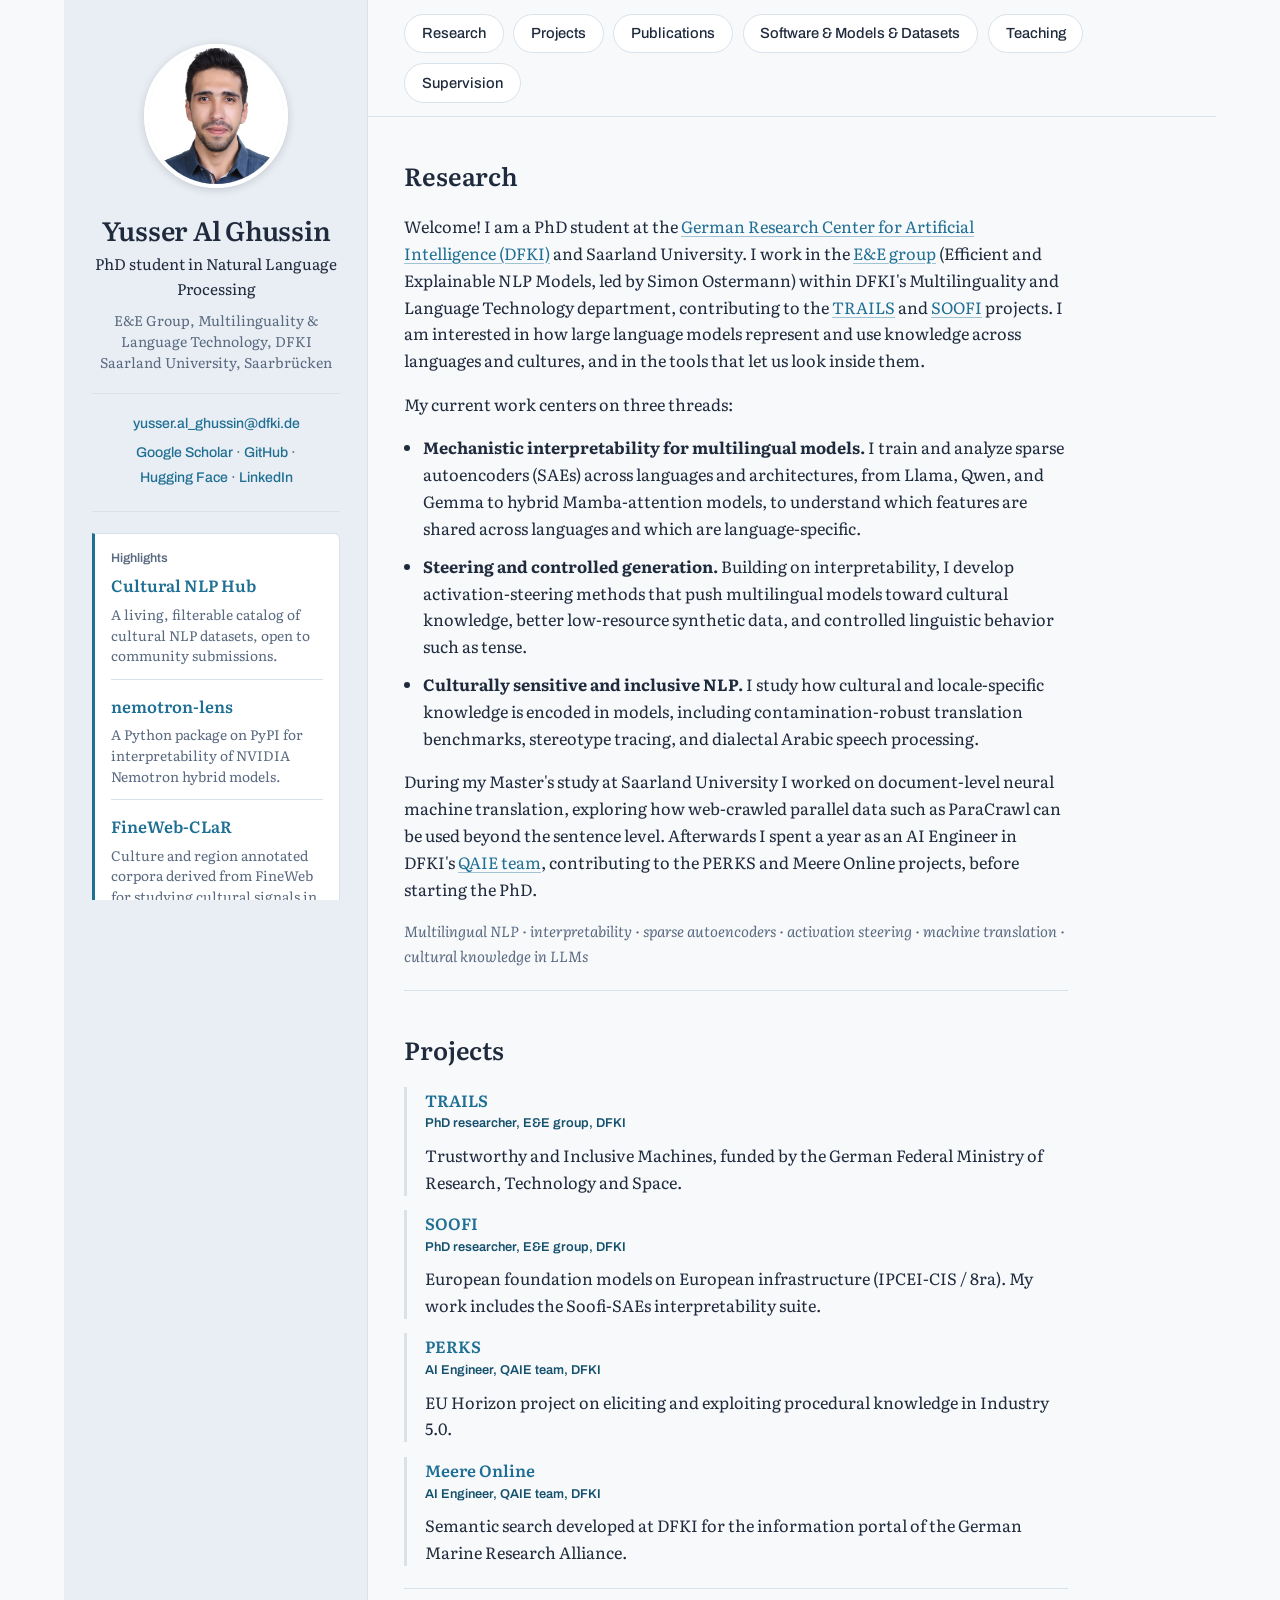
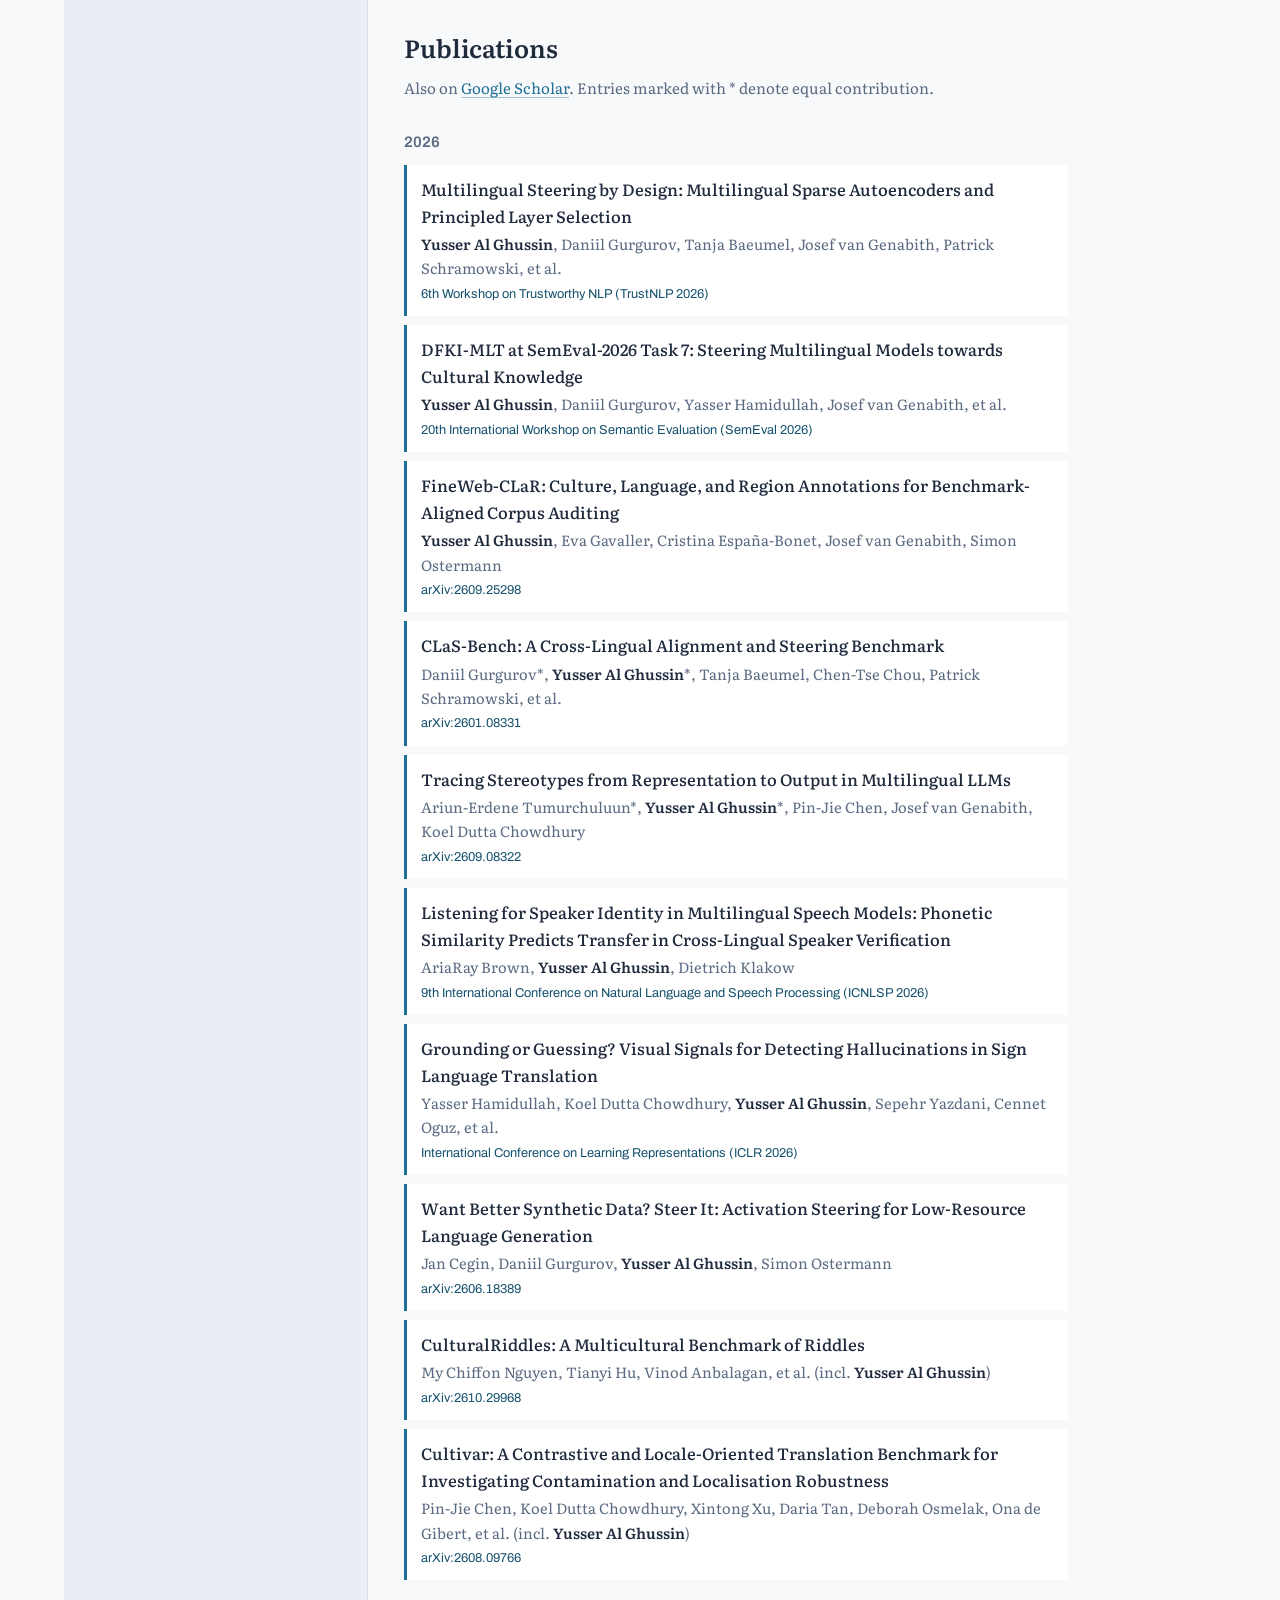
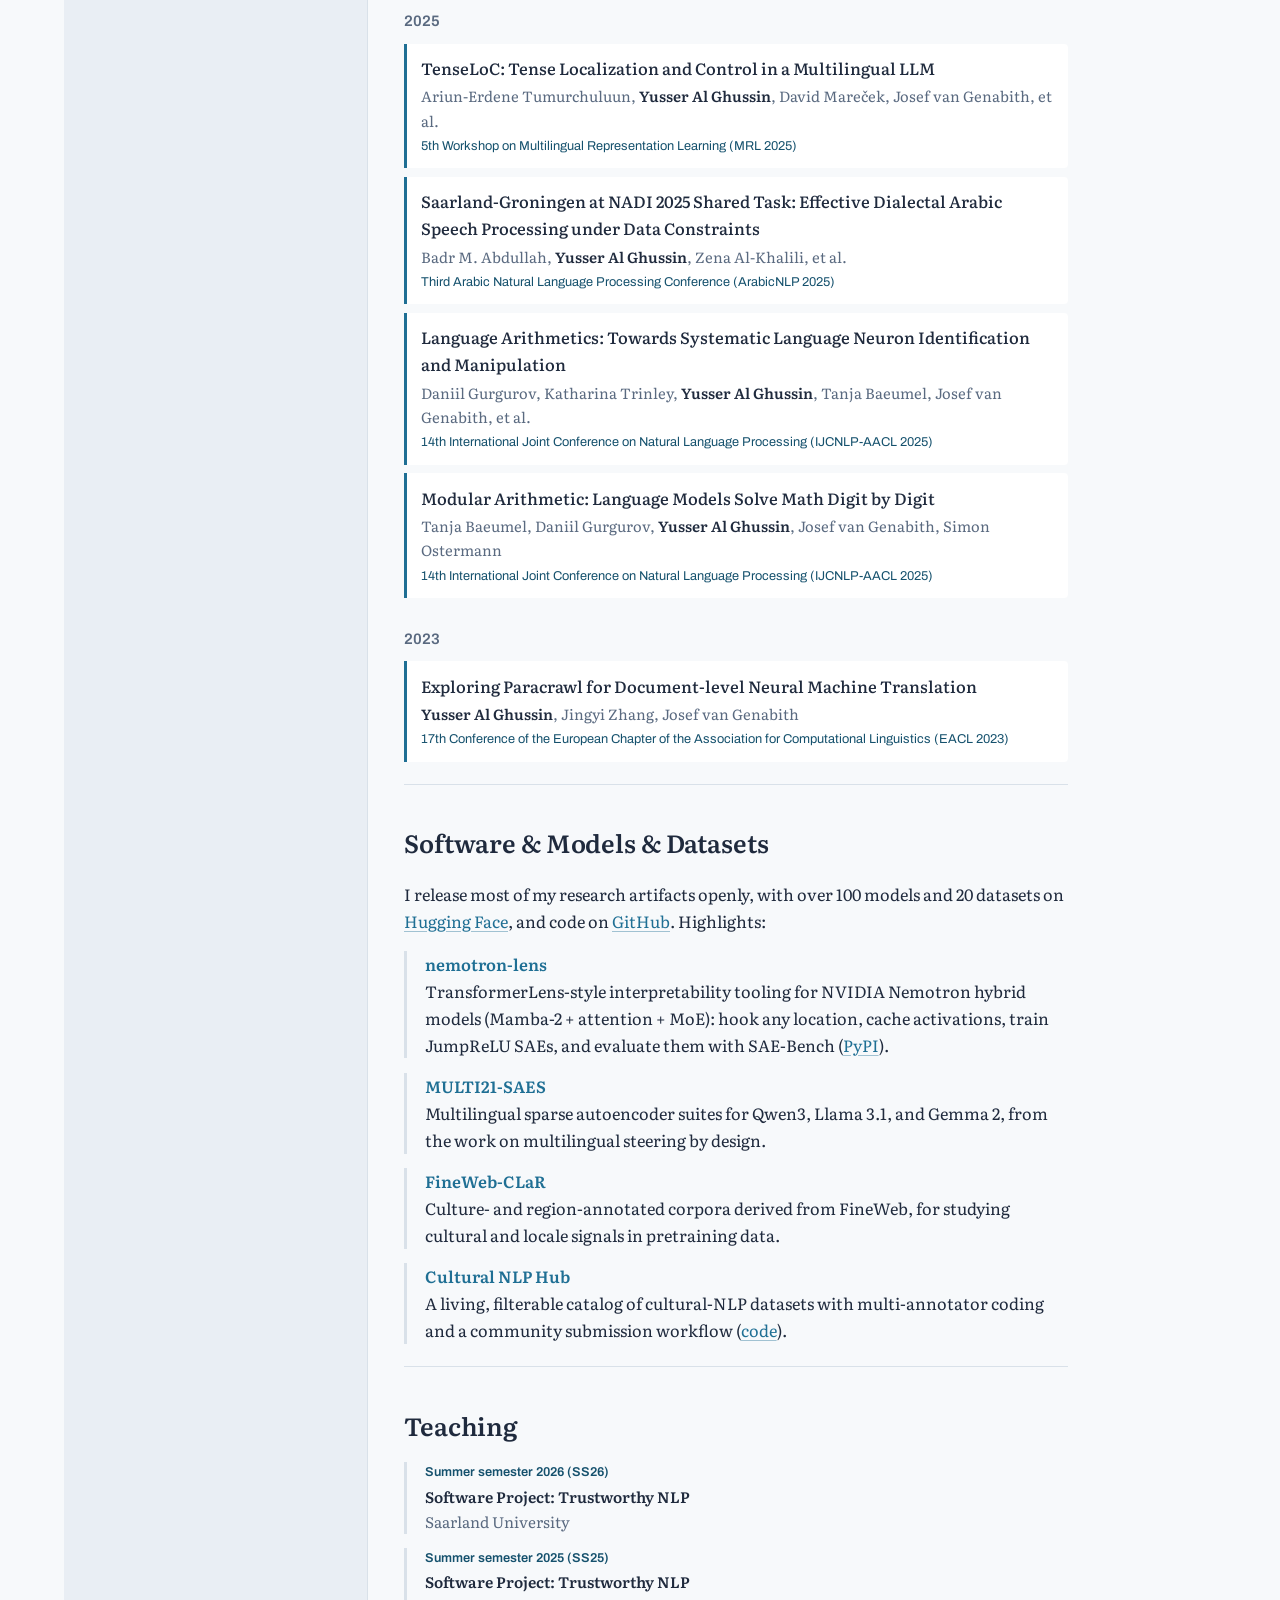
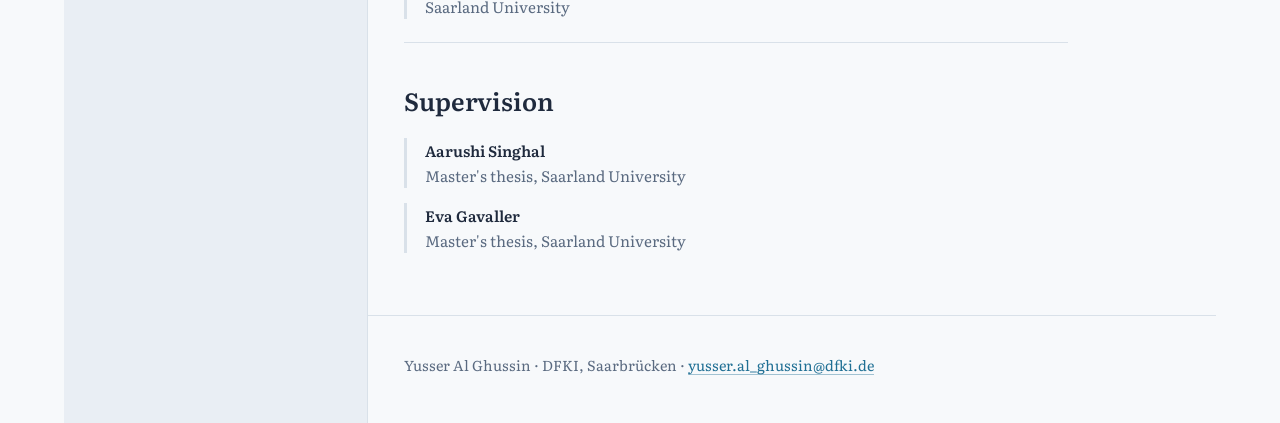
<file: index.html>
<!DOCTYPE html>
<html lang="en">
<head>
  <meta charset="utf-8">
  <meta name="viewport" content="width=device-width, initial-scale=1">
  <title>Yusser Al Ghussin</title>
  <meta name="description" content="Yusser Al Ghussin, PhD student at DFKI (TRAILS) and Saarland University. Multilingual NLP, interpretability, sparse autoencoders, and cultural knowledge in language models.">
  <link rel="canonical" href="https://yusser96.github.io/">
  <meta property="og:type" content="profile">
  <meta property="og:title" content="Yusser Al Ghussin">
  <meta property="og:description" content="PhD student at DFKI and Saarland University. Multilingual NLP, interpretability, sparse autoencoders, and cultural knowledge in language models.">
  <meta property="og:url" content="https://yusser96.github.io/">
  <meta property="og:image" content="https://yusser96.github.io/assets/profile.jpg">
  <meta name="twitter:card" content="summary">
  <script type="application/ld+json">
  {
    "@context": "https://schema.org",
    "@type": "Person",
    "name": "Yusser Al Ghussin",
    "url": "https://yusser96.github.io/",
    "image": "https://yusser96.github.io/assets/profile.jpg",
    "jobTitle": "PhD Student in Natural Language Processing",
    "email": "mailto:yusser.al_ghussin@dfki.de",
    "worksFor": [
      {
        "@type": "Organization",
        "name": "German Research Center for Artificial Intelligence (DFKI)",
        "url": "https://www.dfki.de"
      },
      {
        "@type": "CollegeOrUniversity",
        "name": "Saarland University",
        "url": "https://www.uni-saarland.de"
      }
    ],
    "knowsAbout": ["Multilingual NLP", "Interpretability", "Sparse Autoencoders", "Activation Steering", "Machine Translation", "Cultural Knowledge in Language Models"],
    "sameAs": [
      "https://scholar.google.com/citations?user=9yrUZzwAAAAJ",
      "https://github.com/Yusser96",
      "https://huggingface.co/Yusser",
      "https://www.linkedin.com/in/yusser-al-ghussin-402a30158/"
    ]
  }
  </script>
  <link rel="preconnect" href="https://fonts.googleapis.com">
  <link rel="preconnect" href="https://fonts.gstatic.com" crossorigin>
  <link href="https://fonts.googleapis.com/css2?family=Archivo:wght@400;500;600&family=Literata:ital,opsz,wght@0,7..72,400;0,7..72,500;0,7..72,600;1,7..72,400&display=swap" rel="stylesheet">
  <link rel="stylesheet" href="style.css">
  <link rel="icon" href="data:image/svg+xml,<svg xmlns='http://www.w3.org/2000/svg' viewBox='0 0 100 100'><circle cx='50' cy='50' r='46' fill='%231F6F94'/><text x='50' y='66' font-size='48' text-anchor='middle' fill='white' font-family='Georgia'>Y</text></svg>">
</head>
<body>

<div class="layout">

<aside class="sidebar">
  <div class="portrait">
    <img src="assets/profile.jpg" alt="Portrait of Yusser Al Ghussin"
         onerror="this.replaceWith(Object.assign(document.createElement('div'),{className:'monogram',textContent:'YA'}))">
  </div>
  <h1>Yusser Al&nbsp;Ghussin</h1>
  <p class="role">PhD student in Natural Language Processing</p>
  <p class="affiliation">E&amp;E Group, Multilinguality &amp; Language Technology, DFKI<br>
    Saarland University, Saarbrücken</p>
  <p class="side-email"><a href="mailto:yusser.al_ghussin@dfki.de">yusser.al_ghussin@dfki.de</a></p>
  <nav class="side-links" aria-label="Profiles">
    <a href="https://scholar.google.com/citations?user=9yrUZzwAAAAJ&amp;hl=en">Google Scholar</a> &middot;
    <a href="https://github.com/Yusser96">GitHub</a> &middot;
    <a href="https://huggingface.co/Yusser">Hugging Face</a> &middot;
    <a href="https://www.linkedin.com/in/yusser-al-ghussin-402a30158/">LinkedIn</a>
  </nav>
  <hr class="side-rule">
  <div class="highlight">
    <p class="highlight-label">Highlights</p>
    <a class="highlight-name" href="https://yusser96.github.io/cultural-nlp-hub/">Cultural NLP Hub</a>
    <p class="highlight-desc">A living, filterable catalog of cultural NLP datasets, open to community submissions.</p>
    <a class="highlight-name highlight-more" href="https://pypi.org/project/nemotron-lens/0.1.0/">nemotron-lens</a>
    <p class="highlight-desc">A Python package on PyPI for interpretability of NVIDIA Nemotron hybrid models.</p>
    <a class="highlight-name highlight-more" href="https://github.com/Yusser96/FineWeb-CLaR">FineWeb-CLaR</a>
    <p class="highlight-desc">Culture and region annotated corpora derived from FineWeb for studying cultural signals in pretraining data.</p>
  </div>
</aside>

<div class="content">

<nav class="tabs" aria-label="Sections">
  <a href="#research">Research</a>
  <a href="#projects">Projects</a>
  <a href="#publications">Publications</a>
  <a href="#software">Software &amp; Models &amp; Datasets</a>
  <a href="#teaching">Teaching</a>
  <a href="#supervision">Supervision</a>
</nav>

<main>

<section id="research">
  <h2>Research</h2>
  <p>Welcome! I am a PhD student at the <a href="https://www.dfki.de/en/web">German Research Center for Artificial Intelligence (DFKI)</a> and Saarland University. I work in the <a href="https://www.dfki.de/en/web/research/research-departments/multilinguality-and-language-technology/ee-team">E&amp;E group</a> (Efficient and Explainable NLP Models, led by Simon Ostermann) within DFKI's Multilinguality and Language Technology department, contributing to the <a href="https://trails-dfki.github.io">TRAILS</a> and <a href="https://www.soofi.info">SOOFI</a> projects. I am interested in how large language models represent and use knowledge across languages and cultures, and in the tools that let us look inside them.</p>
  <p>My current work centers on three threads:</p>
  <ul class="research-threads">
    <li><strong>Mechanistic interpretability for multilingual models.</strong> I train and analyze sparse autoencoders (SAEs) across languages and architectures, from Llama, Qwen, and Gemma to hybrid Mamba-attention models, to understand which features are shared across languages and which are language-specific.</li>
    <li><strong>Steering and controlled generation.</strong> Building on interpretability, I develop activation-steering methods that push multilingual models toward cultural knowledge, better low-resource synthetic data, and controlled linguistic behavior such as tense.</li>
    <li><strong>Culturally sensitive and inclusive NLP.</strong> I study how cultural and locale-specific knowledge is encoded in models, including contamination-robust translation benchmarks, stereotype tracing, and dialectal Arabic speech processing.</li>
  </ul>
  <p>During my Master's study at Saarland University I worked on document-level neural machine translation, exploring how web-crawled parallel data such as ParaCrawl can be used beyond the sentence level. Afterwards I spent a year as an AI Engineer in DFKI's <a href="https://www.dfki.de/en/web/research/research-departments/multilinguality-and-language-technology/qaie-team">QAIE team</a>, contributing to the PERKS and Meere Online projects, before starting the PhD.</p>
  <p class="keywords">Multilingual NLP &middot; interpretability &middot; sparse autoencoders &middot; activation steering &middot; machine translation &middot; cultural knowledge in LLMs</p>
</section>

<section id="projects">
  <h2>Projects</h2>
  <ul class="projects">
    <li>
      <span class="project-name"><a href="https://trails-dfki.github.io">TRAILS</a></span>
      <span class="project-role">PhD researcher, E&amp;E group, DFKI</span>
      Trustworthy and Inclusive Machines, funded by the German Federal Ministry of Research, Technology and Space.
    </li>
    <li>
      <span class="project-name"><a href="https://www.soofi.info">SOOFI</a></span>
      <span class="project-role">PhD researcher, E&amp;E group, DFKI</span>
      European foundation models on European infrastructure (IPCEI-CIS / 8ra). My work includes the Soofi-SAEs interpretability suite.
    </li>
    <li>
      <span class="project-name"><a href="https://perks-project.eu">PERKS</a></span>
      <span class="project-role">AI Engineer, QAIE team, DFKI</span>
      EU Horizon project on eliciting and exploiting procedural knowledge in Industry 5.0.
    </li>
    <li>
      <span class="project-name"><a href="https://www.meere-online.de/en/search/about-meere-online-search">Meere Online</a></span>
      <span class="project-role">AI Engineer, QAIE team, DFKI</span>
      Semantic search developed at DFKI for the information portal of the German Marine Research Alliance.
    </li>
  </ul>
</section>

<section id="publications">
  <h2>Publications</h2>
  <p class="section-note">Also on <a href="https://scholar.google.com/citations?user=9yrUZzwAAAAJ&amp;hl=en">Google Scholar</a>. Entries marked with * denote equal contribution.</p>

  <h3>2026</h3>
  <ol class="pubs">
    <li>
      <span class="pub-title"><a href="https://arxiv.org/abs/2605.23036">Multilingual Steering by Design: Multilingual Sparse Autoencoders and Principled Layer Selection</a></span>
      <span class="pub-authors"><em>Yusser Al Ghussin</em>, Daniil Gurgurov, Tanja Baeumel, Josef van Genabith, Patrick Schramowski, et al.</span>
      <span class="pub-venue">6th Workshop on Trustworthy NLP (TrustNLP 2026)</span>
    </li>
    <li>
      <span class="pub-title"><a href="https://scholar.google.com/citations?user=9yrUZzwAAAAJ&amp;hl=en">DFKI-MLT at SemEval-2026 Task 7: Steering Multilingual Models towards Cultural Knowledge</a></span>
      <span class="pub-authors"><em>Yusser Al Ghussin</em>, Daniil Gurgurov, Yasser Hamidullah, Josef van Genabith, et al.</span>
      <span class="pub-venue">20th International Workshop on Semantic Evaluation (SemEval 2026)</span>
    </li>
    <li>
      <span class="pub-title"><a href="https://arxiv.org/abs/2609.25298">FineWeb-CLaR: Culture, Language, and Region Annotations for Benchmark-Aligned Corpus Auditing</a></span>
      <span class="pub-authors"><em>Yusser Al Ghussin</em>, Eva Gavaller, Cristina España-Bonet, Josef van Genabith, Simon Ostermann</span>
      <span class="pub-venue">arXiv:2609.25298</span>
    </li>
    <li>
      <span class="pub-title"><a href="https://arxiv.org/abs/2601.08331">CLaS-Bench: A Cross-Lingual Alignment and Steering Benchmark</a></span>
      <span class="pub-authors">Daniil Gurgurov*, <em>Yusser Al Ghussin</em>*, Tanja Baeumel, Chen-Tse Chou, Patrick Schramowski, et al.</span>
      <span class="pub-venue">arXiv:2601.08331</span>
    </li>
    <li>
      <span class="pub-title"><a href="https://arxiv.org/abs/2609.08322">Tracing Stereotypes from Representation to Output in Multilingual LLMs</a></span>
      <span class="pub-authors">Ariun-Erdene Tumurchuluun*, <em>Yusser Al Ghussin</em>*, Pin-Jie Chen, Josef van Genabith, Koel Dutta Chowdhury</span>
      <span class="pub-venue">arXiv:2609.08322</span>
    </li>
    <li>
      <span class="pub-title"><a href="https://aclanthology.org/2026.icnlsp-1.39/">Listening for Speaker Identity in Multilingual Speech Models: Phonetic Similarity Predicts Transfer in Cross-Lingual Speaker Verification</a></span>
      <span class="pub-authors">AriaRay Brown, <em>Yusser Al Ghussin</em>, Dietrich Klakow</span>
      <span class="pub-venue">9th International Conference on Natural Language and Speech Processing (ICNLSP 2026)</span>
    </li>
    <li>
      <span class="pub-title"><a href="https://scholar.google.com/citations?user=9yrUZzwAAAAJ&amp;hl=en">Grounding or Guessing? Visual Signals for Detecting Hallucinations in Sign Language Translation</a></span>
      <span class="pub-authors">Yasser Hamidullah, Koel Dutta Chowdhury, <em>Yusser Al Ghussin</em>, Sepehr Yazdani, Cennet Oguz, et al.</span>
      <span class="pub-venue">International Conference on Learning Representations (ICLR 2026)</span>
    </li>
    <li>
      <span class="pub-title"><a href="https://arxiv.org/abs/2606.18389">Want Better Synthetic Data? Steer It: Activation Steering for Low-Resource Language Generation</a></span>
      <span class="pub-authors">Jan Cegin, Daniil Gurgurov, <em>Yusser Al Ghussin</em>, Simon Ostermann</span>
      <span class="pub-venue">arXiv:2606.18389</span>
    </li>
    <li>
      <span class="pub-title"><a href="https://arxiv.org/abs/2610.29968">CulturalRiddles: A Multicultural Benchmark of Riddles</a></span>
      <span class="pub-authors">My Chiffon Nguyen, Tianyi Hu, Vinod Anbalagan, et al. (incl. <em>Yusser Al Ghussin</em>)</span>
      <span class="pub-venue">arXiv:2610.29968</span>
    </li>
    <li>
      <span class="pub-title"><a href="https://arxiv.org/abs/2608.09766">Cultivar: A Contrastive and Locale-Oriented Translation Benchmark for Investigating Contamination and Localisation Robustness</a></span>
      <span class="pub-authors">Pin-Jie Chen, Koel Dutta Chowdhury, Xintong Xu, Daria Tan, Deborah Osmelak, Ona de Gibert, et al. (incl. <em>Yusser Al Ghussin</em>)</span>
      <span class="pub-venue">arXiv:2608.09766</span>
    </li>
  </ol>

  <h3>2025</h3>
  <ol class="pubs">
    <li>
      <span class="pub-title"><a href="https://scholar.google.com/citations?user=9yrUZzwAAAAJ&amp;hl=en">TenseLoC: Tense Localization and Control in a Multilingual LLM</a></span>
      <span class="pub-authors">Ariun-Erdene Tumurchuluun, <em>Yusser Al Ghussin</em>, David Mareček, Josef van Genabith, et al.</span>
      <span class="pub-venue">5th Workshop on Multilingual Representation Learning (MRL 2025)</span>
    </li>
    <li>
      <span class="pub-title"><a href="https://scholar.google.com/citations?user=9yrUZzwAAAAJ&amp;hl=en">Saarland-Groningen at NADI 2025 Shared Task: Effective Dialectal Arabic Speech Processing under Data Constraints</a></span>
      <span class="pub-authors">Badr M. Abdullah, <em>Yusser Al Ghussin</em>, Zena Al-Khalili, et al.</span>
      <span class="pub-venue">Third Arabic Natural Language Processing Conference (ArabicNLP 2025)</span>
    </li>
    <li>
      <span class="pub-title"><a href="https://scholar.google.com/citations?user=9yrUZzwAAAAJ&amp;hl=en">Language Arithmetics: Towards Systematic Language Neuron Identification and Manipulation</a></span>
      <span class="pub-authors">Daniil Gurgurov, Katharina Trinley, <em>Yusser Al Ghussin</em>, Tanja Baeumel, Josef van Genabith, et al.</span>
      <span class="pub-venue">14th International Joint Conference on Natural Language Processing (IJCNLP-AACL 2025)</span>
    </li>
    <li>
      <span class="pub-title"><a href="https://scholar.google.com/citations?user=9yrUZzwAAAAJ&amp;hl=en">Modular Arithmetic: Language Models Solve Math Digit by Digit</a></span>
      <span class="pub-authors">Tanja Baeumel, Daniil Gurgurov, <em>Yusser Al Ghussin</em>, Josef van Genabith, Simon Ostermann</span>
      <span class="pub-venue">14th International Joint Conference on Natural Language Processing (IJCNLP-AACL 2025)</span>
    </li>
  </ol>

  <h3>2023</h3>
  <ol class="pubs">
    <li>
      <span class="pub-title"><a href="https://aclanthology.org/2023.findings-eacl.62/">Exploring Paracrawl for Document-level Neural Machine Translation</a></span>
      <span class="pub-authors"><em>Yusser Al Ghussin</em>, Jingyi Zhang, Josef van Genabith</span>
      <span class="pub-venue">17th Conference of the European Chapter of the Association for Computational Linguistics (EACL 2023)</span>
    </li>
  </ol>
</section>

<section id="software">
  <h2>Software &amp; Models &amp; Datasets</h2>
  <p>I release most of my research artifacts openly, with over 100 models and 20 datasets on <a href="https://huggingface.co/Yusser">Hugging Face</a>, and code on <a href="https://github.com/Yusser96">GitHub</a>. Highlights:</p>
  <ul class="projects">
    <li>
      <span class="project-name"><a href="https://github.com/Yusser96/nemotron-lens">nemotron-lens</a></span>
      TransformerLens-style interpretability tooling for NVIDIA Nemotron hybrid models (Mamba-2 + attention + MoE): hook any location, cache activations, train JumpReLU SAEs, and evaluate them with SAE-Bench (<a href="https://pypi.org/project/nemotron-lens/0.1.0/">PyPI</a>).
    </li>
    <li>
      <span class="project-name"><a href="https://huggingface.co/Yusser">MULTI21-SAES</a></span>
      Multilingual sparse autoencoder suites for Qwen3, Llama&nbsp;3.1, and Gemma&nbsp;2, from the work on multilingual steering by design.
    </li>
    <li>
      <span class="project-name"><a href="https://github.com/Yusser96/FineWeb-CLaR">FineWeb-CLaR</a></span>
      Culture- and region-annotated corpora derived from FineWeb, for studying cultural and locale signals in pretraining data.
    </li>
    <li>
      <span class="project-name"><a href="https://yusser96.github.io/cultural-nlp-hub/">Cultural NLP Hub</a></span>
      A living, filterable catalog of cultural-NLP datasets with multi-annotator coding and a community submission workflow (<a href="https://github.com/Yusser96/cultural-nlp-hub">code</a>).
    </li>
  </ul>
</section>

<section id="teaching">
  <h2>Teaching</h2>
  <ul class="teaching-list">
    <li>
      <span class="teaching-term">Summer semester 2026 (SS26)</span>
      <span class="teaching-course">Software Project: Trustworthy NLP</span>
      Saarland University
    </li>
    <li>
      <span class="teaching-term">Summer semester 2025 (SS25)</span>
      <span class="teaching-course">Software Project: Trustworthy NLP</span>
      Saarland University
    </li>
  </ul>
</section>

<section id="supervision">
  <h2>Supervision</h2>
  <ul class="teaching-list">
    <li>
      <span class="teaching-course">Aarushi Singhal</span>
      Master's thesis, Saarland University
    </li>
    <li>
      <span class="teaching-course">Eva Gavaller</span>
      Master's thesis, Saarland University
    </li>
  </ul>
</section>

</main>

<footer>
  <p>Yusser Al Ghussin &middot; DFKI, Saarbrücken &middot; <a href="mailto:yusser.al_ghussin@dfki.de">yusser.al_ghussin@dfki.de</a></p>
</footer>

</div>

</div>

<!-- Cloudflare Web Analytics --><script type='module' src='https://static.cloudflareinsights.com/beacon.min.js' data-cf-beacon='{"token": "ce333696c22c491fa31a5064cb532cc9"}'></script><!-- End Cloudflare Web Analytics -->

</body>
</html>
</file>
<file: style.css>
:root {
  --paper: #f7f9fb;
  --ink: #1f2a3d;
  --ink-soft: #5a6a80;
  --teal: #1f6f94;
  --teal-deep: #15516d;
  --rule: #d9e1e9;
  --card: #ffffff;
  --side: #e9eef4;
}

* { box-sizing: border-box; }

html { scroll-behavior: smooth; }

@media (prefers-reduced-motion: reduce) {
  html { scroll-behavior: auto; }
}

body {
  margin: 0;
  background: var(--paper);
  color: var(--ink);
  font-family: "Literata", Georgia, serif;
  font-size: 1.02rem;
  line-height: 1.65;
}

a {
  color: var(--teal);
  text-decoration-color: color-mix(in srgb, var(--teal) 40%, transparent);
  text-underline-offset: 3px;
}
a:hover { color: var(--teal-deep); text-decoration-color: var(--teal-deep); }
a:focus-visible {
  outline: 2px solid var(--teal);
  outline-offset: 2px;
  border-radius: 2px;
}

/* ---------- Two-column layout ---------- */

.layout {
  display: grid;
  grid-template-columns: 19rem minmax(0, 1fr);
  max-width: 72rem;
  margin: 0 auto;
  min-height: 100vh;
  background: linear-gradient(90deg,
    var(--side) 0,
    var(--side) calc(19rem - 1px),
    var(--rule) calc(19rem - 1px),
    var(--rule) 19rem,
    transparent 19rem);
}

/* ---------- Sidebar ---------- */

.sidebar {
  padding: 2.75rem 1.75rem 2rem;
  position: sticky;
  top: 0;
  align-self: start;
  max-height: 100vh;
  overflow-y: auto;
  display: flex;
  flex-direction: column;
  align-items: center;
  text-align: center;
}

.portrait img,
.monogram {
  width: 9rem;
  height: 9rem;
  border-radius: 50%;
  object-fit: cover;
  border: 4px solid var(--card);
  box-shadow: 0 2px 8px rgba(31, 42, 61, 0.18);
}

.monogram {
  display: flex;
  align-items: center;
  justify-content: center;
  background: var(--teal);
  color: #f2f5f1;
  font-family: "Literata", Georgia, serif;
  font-weight: 600;
  font-size: 3rem;
  letter-spacing: 0.04em;
}

.sidebar h1 {
  margin: 1.2rem 0 0.3rem;
  font-size: 1.65rem;
  font-weight: 600;
  line-height: 1.2;
  letter-spacing: -0.01em;
}

.role {
  margin: 0 0 0.5rem;
  font-size: 0.96rem;
  color: var(--ink);
}

.affiliation {
  margin: 0 0 1.3rem;
  font-size: 0.88rem;
  color: var(--ink-soft);
  line-height: 1.5;
}

.side-email {
  width: 100%;
  margin: 0 0 0.3rem;
  padding-top: 1.1rem;
  border-top: 1px solid var(--rule);
  text-align: center;
  font-family: "Archivo", "Helvetica Neue", Arial, sans-serif;
  font-size: 0.88rem;
  font-weight: 500;
}

.side-email a {
  text-decoration: none;
  overflow-wrap: anywhere;
}

.side-links {
  width: 100%;
  text-align: center;
  line-height: 1.8;
  color: var(--ink-soft);
  font-family: "Archivo", "Helvetica Neue", Arial, sans-serif;
  font-size: 0.88rem;
  font-weight: 500;
}

.side-links a {
  text-decoration: none;
  white-space: nowrap;
}
.side-links a:hover { text-decoration: underline; }

.side-rule {
  width: 100%;
  border: none;
  border-top: 1px solid var(--rule);
  margin: 1.3rem 0 0;
}

.highlight {
  width: 100%;
  margin-top: 1.3rem;
  padding: 0.85rem 1rem 0.95rem;
  background: var(--card);
  border: 1px solid var(--rule);
  border-left: 3px solid var(--teal);
  border-radius: 0 6px 6px 0;
  text-align: left;
}

.highlight-label {
  margin: 0 0 0.25rem;
  font-family: "Archivo", "Helvetica Neue", Arial, sans-serif;
  font-size: 0.78rem;
  font-weight: 600;
  color: var(--ink-soft);
}

.highlight-name {
  font-weight: 600;
  font-size: 1.02rem;
  text-decoration: none;
}
.highlight-name:hover { text-decoration: underline; }

.highlight-more {
  display: block;
  margin-top: 0.8rem;
  padding-top: 0.8rem;
  border-top: 1px solid var(--rule);
}

.highlight-desc {
  margin: 0.3rem 0 0;
  font-size: 0.86rem;
  color: var(--ink-soft);
  line-height: 1.5;
}

/* ---------- Right column ---------- */

.content { min-width: 0; }

.tabs {
  position: sticky;
  top: 0;
  z-index: 10;
  background: color-mix(in srgb, var(--paper) 92%, transparent);
  backdrop-filter: blur(6px);
  border-bottom: 1px solid var(--rule);
  display: flex;
  flex-wrap: wrap;
  gap: 0.6rem;
  padding: 0.85rem 2.25rem;
  font-family: "Archivo", "Helvetica Neue", Arial, sans-serif;
  font-size: 0.92rem;
  font-weight: 500;
}

.tabs a {
  color: var(--ink);
  text-decoration: none;
  padding: 0.42rem 1.05rem;
  border: 1px solid var(--rule);
  border-radius: 999px;
  background: var(--card);
  white-space: nowrap;
  transition: background-color 0.15s ease, color 0.15s ease, border-color 0.15s ease;
}

.tabs a:hover {
  background: var(--teal);
  border-color: var(--teal);
  color: #f2f5f1;
}

/* ---------- Sections ---------- */

main {
  max-width: 46rem;
  padding: 0 2.25rem 3rem;
}

section {
  padding-top: 2.4rem;
  scroll-margin-top: 4.2rem;
}

section + section {
  margin-top: 1.4rem;
  border-top: 1px solid var(--rule);
}

h2 {
  font-size: 1.55rem;
  font-weight: 600;
  margin: 0 0 1rem;
  letter-spacing: -0.005em;
}

h3 {
  font-family: "Archivo", "Helvetica Neue", Arial, sans-serif;
  font-size: 0.95rem;
  font-weight: 600;
  color: var(--ink-soft);
  margin: 1.8rem 0 0.6rem;
}

.section-note {
  margin-top: -0.5rem;
  color: var(--ink-soft);
  font-size: 0.94rem;
}

.keywords {
  color: var(--ink-soft);
  font-size: 0.92rem;
  font-style: italic;
}

.research-threads { padding-left: 1.2rem; }
.research-threads li { margin-bottom: 0.7rem; }

/* ---------- Publications ---------- */

.pubs {
  list-style: none;
  margin: 0;
  padding: 0;
}

.pubs li {
  padding: 0.7rem 0.9rem;
  margin-bottom: 0.55rem;
  background: var(--card);
  border-left: 3px solid var(--teal);
  border-radius: 0 4px 4px 0;
}

.pubs .pub-title { display: block; font-weight: 500; }
.pubs .pub-title a { text-decoration: none; color: var(--ink); }
.pubs .pub-title a:hover { color: var(--teal-deep); text-decoration: underline; }

.pubs .pub-authors {
  display: block;
  font-size: 0.92rem;
  color: var(--ink-soft);
  margin-top: 0.15rem;
}
.pubs .pub-authors em { font-style: normal; font-weight: 600; color: var(--ink); }

.pubs .pub-venue {
  display: block;
  font-family: "Archivo", "Helvetica Neue", Arial, sans-serif;
  font-size: 0.8rem;
  color: var(--teal-deep);
  margin-top: 0.2rem;
}

/* ---------- Projects & service ---------- */

.projects {
  list-style: none;
  margin: 0;
  padding: 0;
}

.projects li {
  margin-bottom: 0.9rem;
  padding-left: 1.1rem;
  border-left: 3px solid var(--rule);
}

.project-name {
  display: block;
  font-weight: 600;
}

.project-role { margin-bottom: 0.45rem; }
.project-name a { text-decoration: none; }
.project-name a:hover { text-decoration: underline; }

.teaching-list {
  list-style: none;
  margin: 0;
  padding: 0;
}

.teaching-list li {
  margin-bottom: 0.9rem;
  padding-left: 1.1rem;
  border-left: 3px solid var(--rule);
  color: var(--ink-soft);
  font-size: 0.95rem;
}

.teaching-term,
.project-role {
  display: block;
  font-family: "Archivo", "Helvetica Neue", Arial, sans-serif;
  font-size: 0.8rem;
  font-weight: 600;
  color: var(--teal-deep);
}

.teaching-course {
  display: block;
  font-weight: 600;
  color: var(--ink);
}

/* ---------- Footer ---------- */

footer {
  border-top: 1px solid var(--rule);
  color: var(--ink-soft);
  font-size: 0.9rem;
  padding: 1.4rem 2.25rem 2rem;
}

/* ---------- Small screens ---------- */

@media (max-width: 760px) {
  .layout {
    grid-template-columns: 1fr;
    background: none;
  }

  .sidebar {
    position: static;
    max-height: none;
    background: var(--side);
    border-bottom: 1px solid var(--rule);
    padding: 2.25rem 1.25rem 1.75rem;
  }

  .highlight { max-width: 24rem; margin-left: auto; margin-right: auto; }

  .tabs {
    padding: 0.7rem 1.25rem;
    flex-wrap: nowrap;
    overflow-x: auto;
  }

  main { padding: 0 1.25rem 3rem; }
  footer { padding: 1.4rem 1.25rem 2rem; text-align: center; }
}
</file>
